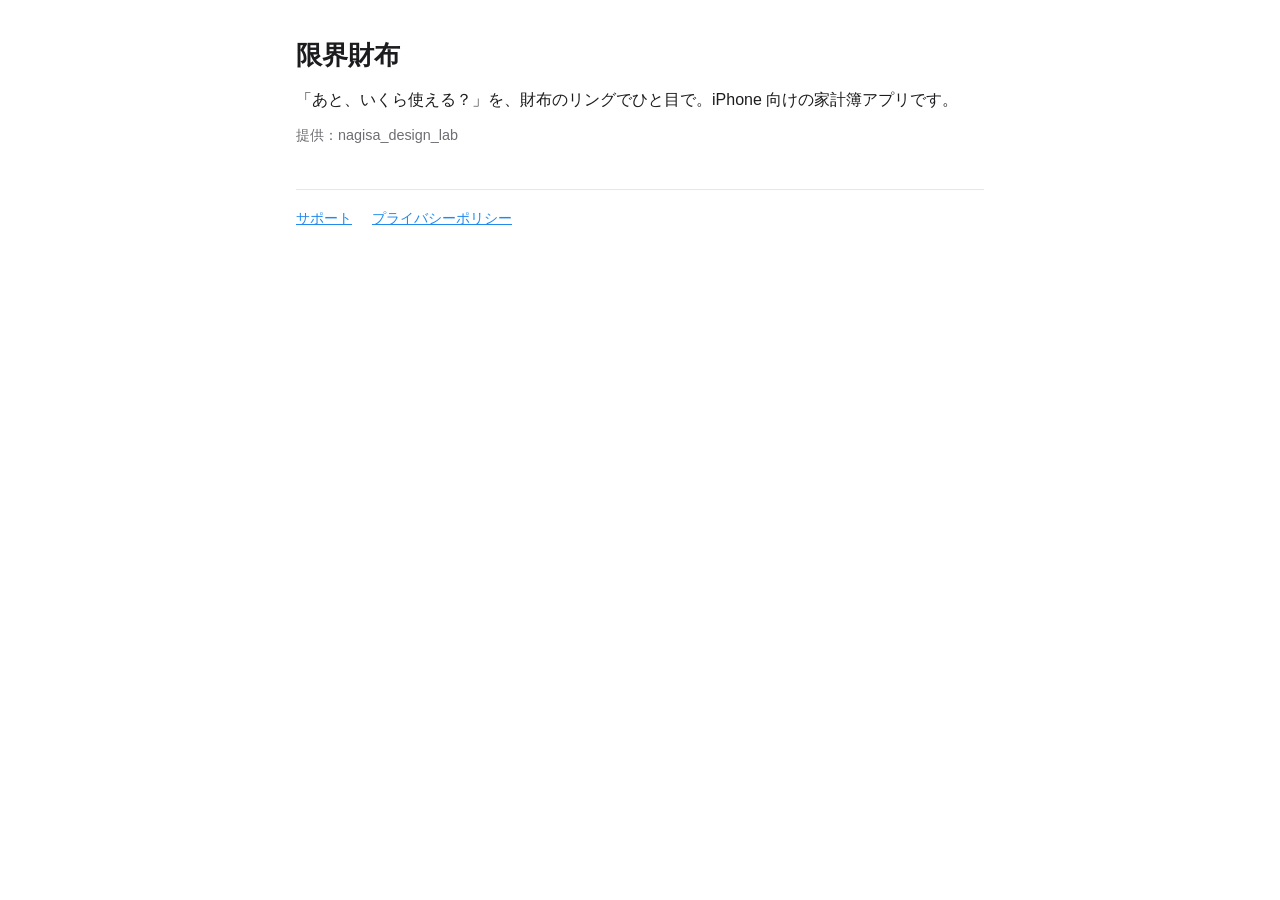
<file: index.html>
<!doctype html>
<html lang="ja">
<head>
<meta charset="utf-8">
<meta name="viewport" content="width=device-width, initial-scale=1">
<title>限界財布</title>
<link rel="stylesheet" href="style.css">
</head>
<body>
<main>
  <h1>限界財布</h1>
  <p>「あと、いくら使える？」を、財布のリングでひと目で。iPhone 向けの家計簿アプリです。</p>
  <p class="sub">提供：nagisa_design_lab</p>
  <nav>
    <a href="support.html">サポート</a>
    <a href="privacy.html">プライバシーポリシー</a>
  </nav>
</main>
</body>
</html>
</file>
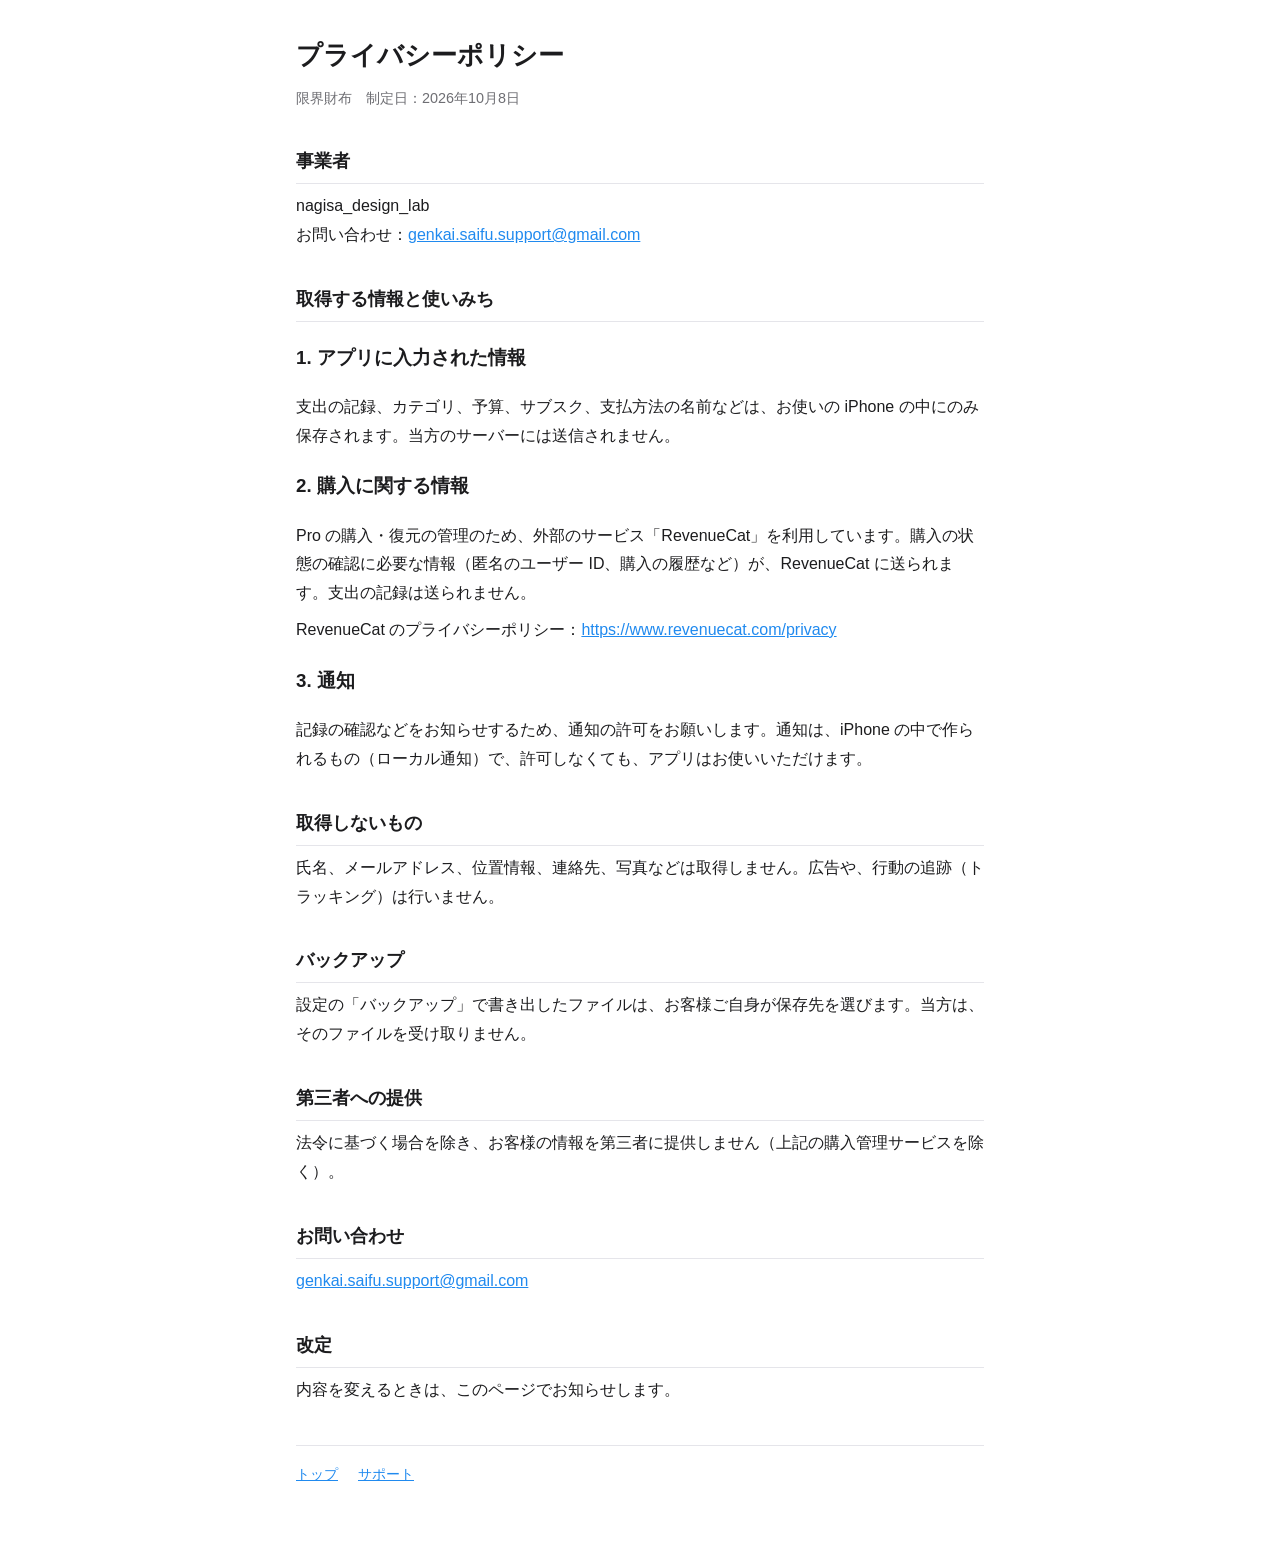
<file: privacy.html>
<!doctype html>
<html lang="ja">
<head>
<meta charset="utf-8">
<meta name="viewport" content="width=device-width, initial-scale=1">
<title>プライバシーポリシー｜限界財布</title>
<link rel="stylesheet" href="style.css">
</head>
<body>
<main>
  <h1>プライバシーポリシー</h1>
  <p class="sub">限界財布　制定日：2026年10月8日</p>

  <h2>事業者</h2>
  <p>nagisa_design_lab<br>お問い合わせ：<a href="mailto:genkai.saifu.support@gmail.com">genkai.saifu.support@gmail.com</a></p>

  <h2>取得する情報と使いみち</h2>
  <h3>1. アプリに入力された情報</h3>
  <p>支出の記録、カテゴリ、予算、サブスク、支払方法の名前などは、お使いの iPhone の中にのみ保存されます。当方のサーバーには送信されません。</p>

  <h3>2. 購入に関する情報</h3>
  <p>Pro の購入・復元の管理のため、外部のサービス「RevenueCat」を利用しています。購入の状態の確認に必要な情報（匿名のユーザー ID、購入の履歴など）が、RevenueCat に送られます。支出の記録は送られません。</p>
  <p>RevenueCat のプライバシーポリシー：<a href="https://www.revenuecat.com/privacy">https://www.revenuecat.com/privacy</a></p>

  <h3>3. 通知</h3>
  <p>記録の確認などをお知らせするため、通知の許可をお願いします。通知は、iPhone の中で作られるもの（ローカル通知）で、許可しなくても、アプリはお使いいただけます。</p>

  <h2>取得しないもの</h2>
  <p>氏名、メールアドレス、位置情報、連絡先、写真などは取得しません。広告や、行動の追跡（トラッキング）は行いません。</p>

  <h2>バックアップ</h2>
  <p>設定の「バックアップ」で書き出したファイルは、お客様ご自身が保存先を選びます。当方は、そのファイルを受け取りません。</p>

  <h2>第三者への提供</h2>
  <p>法令に基づく場合を除き、お客様の情報を第三者に提供しません（上記の購入管理サービスを除く）。</p>

  <h2>お問い合わせ</h2>
  <p><a href="mailto:genkai.saifu.support@gmail.com">genkai.saifu.support@gmail.com</a></p>

  <h2>改定</h2>
  <p>内容を変えるときは、このページでお知らせします。</p>

  <nav>
    <a href="index.html">トップ</a>
    <a href="support.html">サポート</a>
  </nav>
</main>
</body>
</html>
</file>
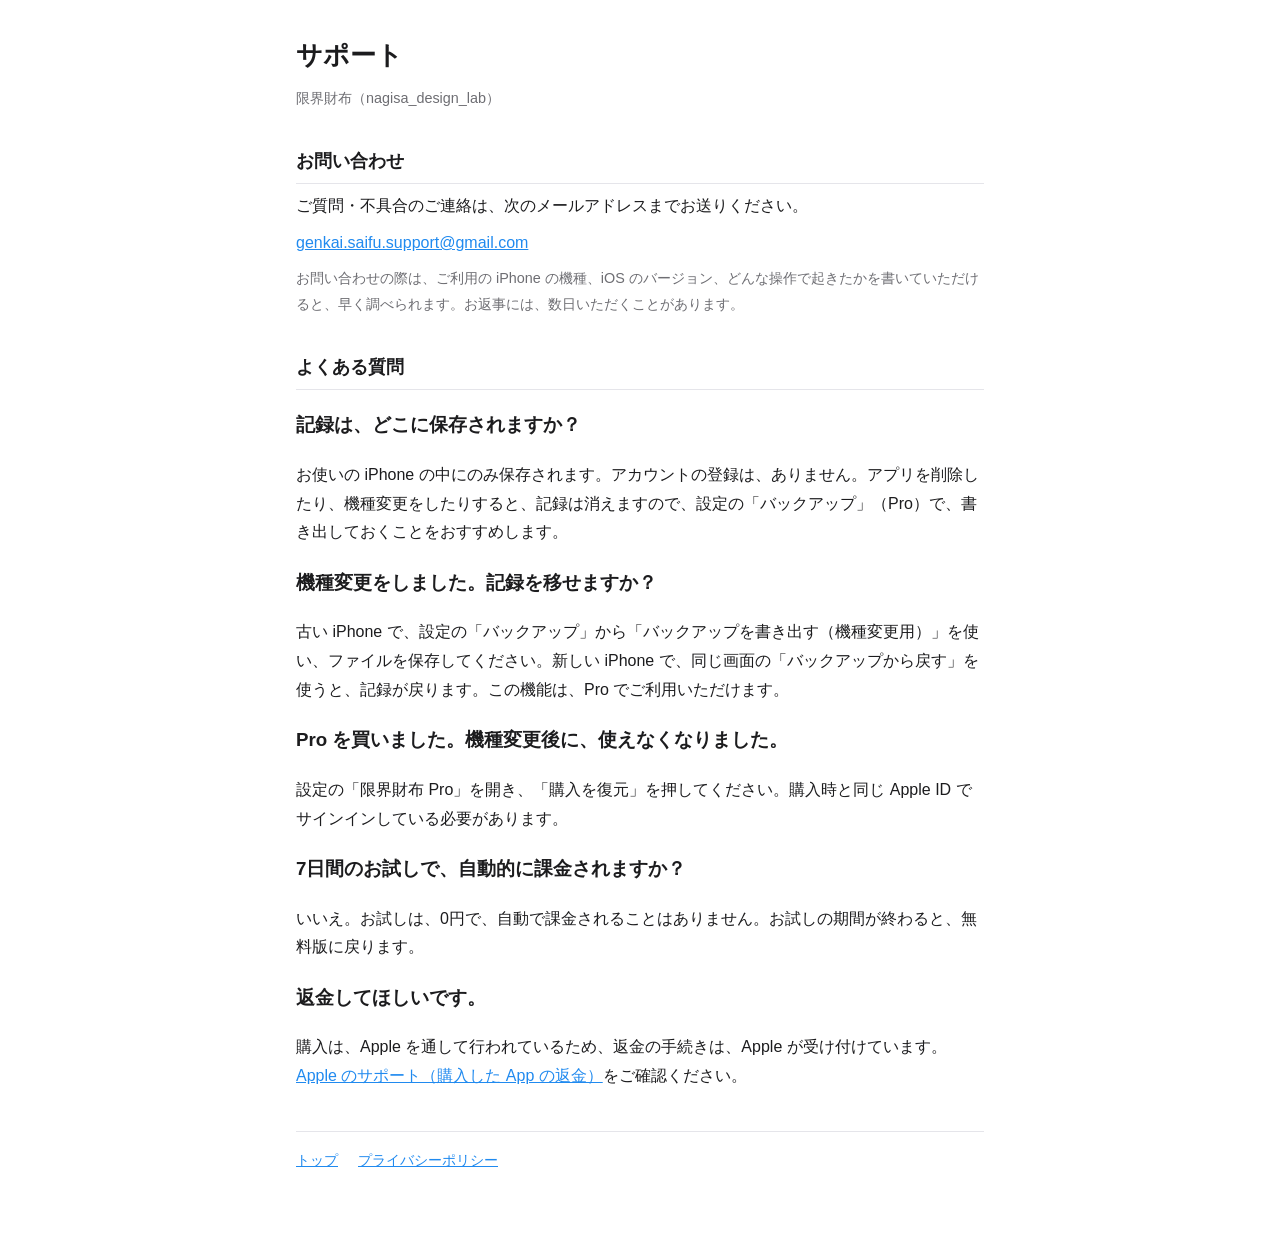
<file: support.html>
<!doctype html>
<html lang="ja">
<head>
<meta charset="utf-8">
<meta name="viewport" content="width=device-width, initial-scale=1">
<title>サポート｜限界財布</title>
<link rel="stylesheet" href="style.css">
</head>
<body>
<main>
  <h1>サポート</h1>
  <p class="sub">限界財布（nagisa_design_lab）</p>

  <h2>お問い合わせ</h2>
  <p>ご質問・不具合のご連絡は、次のメールアドレスまでお送りください。</p>
  <p><a href="mailto:genkai.saifu.support@gmail.com">genkai.saifu.support@gmail.com</a></p>
  <p class="sub">お問い合わせの際は、ご利用の iPhone の機種、iOS のバージョン、どんな操作で起きたかを書いていただけると、早く調べられます。お返事には、数日いただくことがあります。</p>

  <h2>よくある質問</h2>

  <h3>記録は、どこに保存されますか？</h3>
  <p>お使いの iPhone の中にのみ保存されます。アカウントの登録は、ありません。アプリを削除したり、機種変更をしたりすると、記録は消えますので、設定の「バックアップ」（Pro）で、書き出しておくことをおすすめします。</p>

  <h3>機種変更をしました。記録を移せますか？</h3>
  <p>古い iPhone で、設定の「バックアップ」から「バックアップを書き出す（機種変更用）」を使い、ファイルを保存してください。新しい iPhone で、同じ画面の「バックアップから戻す」を使うと、記録が戻ります。この機能は、Pro でご利用いただけます。</p>

  <h3>Pro を買いました。機種変更後に、使えなくなりました。</h3>
  <p>設定の「限界財布 Pro」を開き、「購入を復元」を押してください。購入時と同じ Apple ID でサインインしている必要があります。</p>

  <h3>7日間のお試しで、自動的に課金されますか？</h3>
  <p>いいえ。お試しは、0円で、自動で課金されることはありません。お試しの期間が終わると、無料版に戻ります。</p>

  <h3>返金してほしいです。</h3>
  <p>購入は、Apple を通して行われているため、返金の手続きは、Apple が受け付けています。<a href="https://support.apple.com/ja-jp/118223">Apple のサポート（購入した App の返金）</a>をご確認ください。</p>

  <nav>
    <a href="index.html">トップ</a>
    <a href="privacy.html">プライバシーポリシー</a>
  </nav>
</main>
</body>
</html>
</file>
<file: style.css>
:root {
  --bg: #ffffff;
  --text: #1c1c1e;
  --sub: #6e6e73;
  --line: #e5e5ea;
  --accent: #208aef;
}
@media (prefers-color-scheme: dark) {
  :root {
    --bg: #121316;
    --text: #f2f2f7;
    --sub: #98989f;
    --line: #2c2d32;
    --accent: #4aa3ff;
  }
}
* { box-sizing: border-box; }
body {
  margin: 0;
  background: var(--bg);
  color: var(--text);
  font-family: -apple-system, BlinkMacSystemFont, "Hiragino Sans", "Yu Gothic", Meiryo, sans-serif;
  line-height: 1.8;
}
main { max-width: 720px; margin: 0 auto; padding: 32px 16px 64px; }
h1 { font-size: 1.6rem; margin: 0 0 8px; }
h2 { font-size: 1.15rem; margin: 32px 0 8px; padding-bottom: 6px; border-bottom: 1px solid var(--line); }
p, li { margin: 8px 0; }
ul { padding-left: 1.4em; }
a { color: var(--accent); }
.sub { color: var(--sub); font-size: 0.9rem; }
nav { margin-top: 40px; padding-top: 16px; border-top: 1px solid var(--line); font-size: 0.9rem; }
nav a { margin-right: 16px; }
</file>
